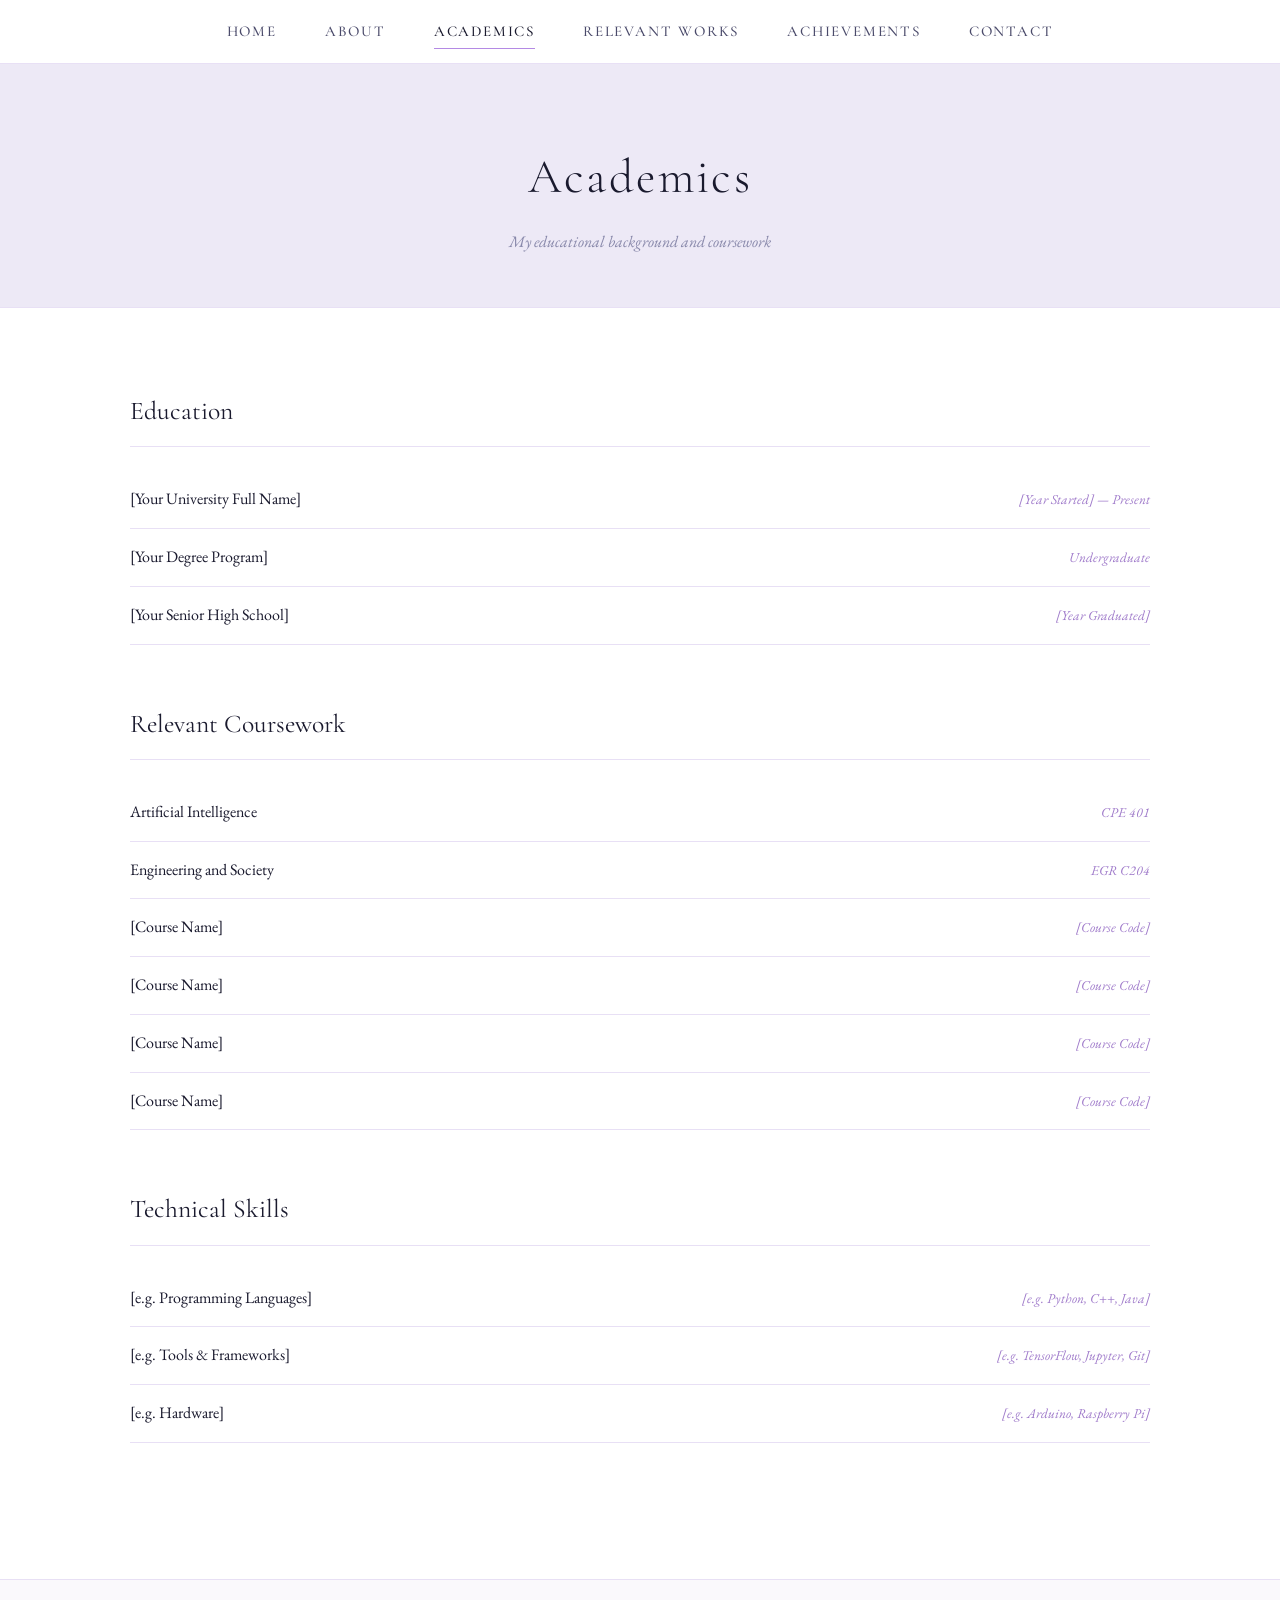
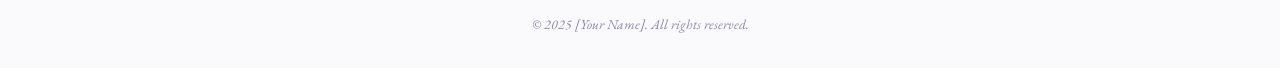
<file: academics.html>
<!DOCTYPE html>
<html lang="en">
<head>
  <meta charset="UTF-8" />
  <meta name="viewport" content="width=device-width, initial-scale=1.0" />
  <title>Academics | [Your Name]</title>
  <link rel="stylesheet" href="css/style.css" />
</head>
<body>

  <!-- NAVBAR -->
  <nav>
    <a href="index.html">Home</a>
    <a href="about.html">About</a>
    <a href="academics.html">Academics</a>
    <a href="works.html">Relevant Works</a>
    <a href="achievements.html">Achievements</a>
    <a href="contact.html">Contact</a>
  </nav>

  <div class="page">

    <!-- PAGE HEADER -->
    <div class="page-header">
      <h1>Academics</h1>
      <p>My educational background and coursework</p>
    </div>

    <div class="section">

      <!-- Education -->
      <div class="academics-block">
        <h2>Education</h2>
        <div class="course-item">
          <span class="course-name">[Your University Full Name]</span>
          <span class="course-code">[Year Started] &mdash; Present</span>
        </div>
        <div class="course-item">
          <span class="course-name">[Your Degree Program]</span>
          <span class="course-code">Undergraduate</span>
        </div>
        <div class="course-item">
          <span class="course-name">[Your Senior High School]</span>
          <span class="course-code">[Year Graduated]</span>
        </div>
      </div>

      <!-- Relevant Coursework -->
      <div class="academics-block">
        <h2>Relevant Coursework</h2>
        <div class="course-item">
          <span class="course-name">Artificial Intelligence</span>
          <span class="course-code">CPE 401</span>
        </div>
        <div class="course-item">
          <span class="course-name">Engineering and Society</span>
          <span class="course-code">EGR C204</span>
        </div>
        <div class="course-item">
          <span class="course-name">[Course Name]</span>
          <span class="course-code">[Course Code]</span>
        </div>
        <div class="course-item">
          <span class="course-name">[Course Name]</span>
          <span class="course-code">[Course Code]</span>
        </div>
        <div class="course-item">
          <span class="course-name">[Course Name]</span>
          <span class="course-code">[Course Code]</span>
        </div>
        <div class="course-item">
          <span class="course-name">[Course Name]</span>
          <span class="course-code">[Course Code]</span>
        </div>
      </div>

      <!-- Skills -->
      <div class="academics-block">
        <h2>Technical Skills</h2>
        <div class="course-item">
          <span class="course-name">[e.g. Programming Languages]</span>
          <span class="course-code">[e.g. Python, C++, Java]</span>
        </div>
        <div class="course-item">
          <span class="course-name">[e.g. Tools & Frameworks]</span>
          <span class="course-code">[e.g. TensorFlow, Jupyter, Git]</span>
        </div>
        <div class="course-item">
          <span class="course-name">[e.g. Hardware]</span>
          <span class="course-code">[e.g. Arduino, Raspberry Pi]</span>
        </div>
      </div>

    </div>
  </div>

  <!-- FOOTER -->
  <footer>
    <p>&copy; 2025 [Your Name]. All rights reserved.</p>
  </footer>

  <script src="js/main.js"></script>
</body>
</html>
</file>
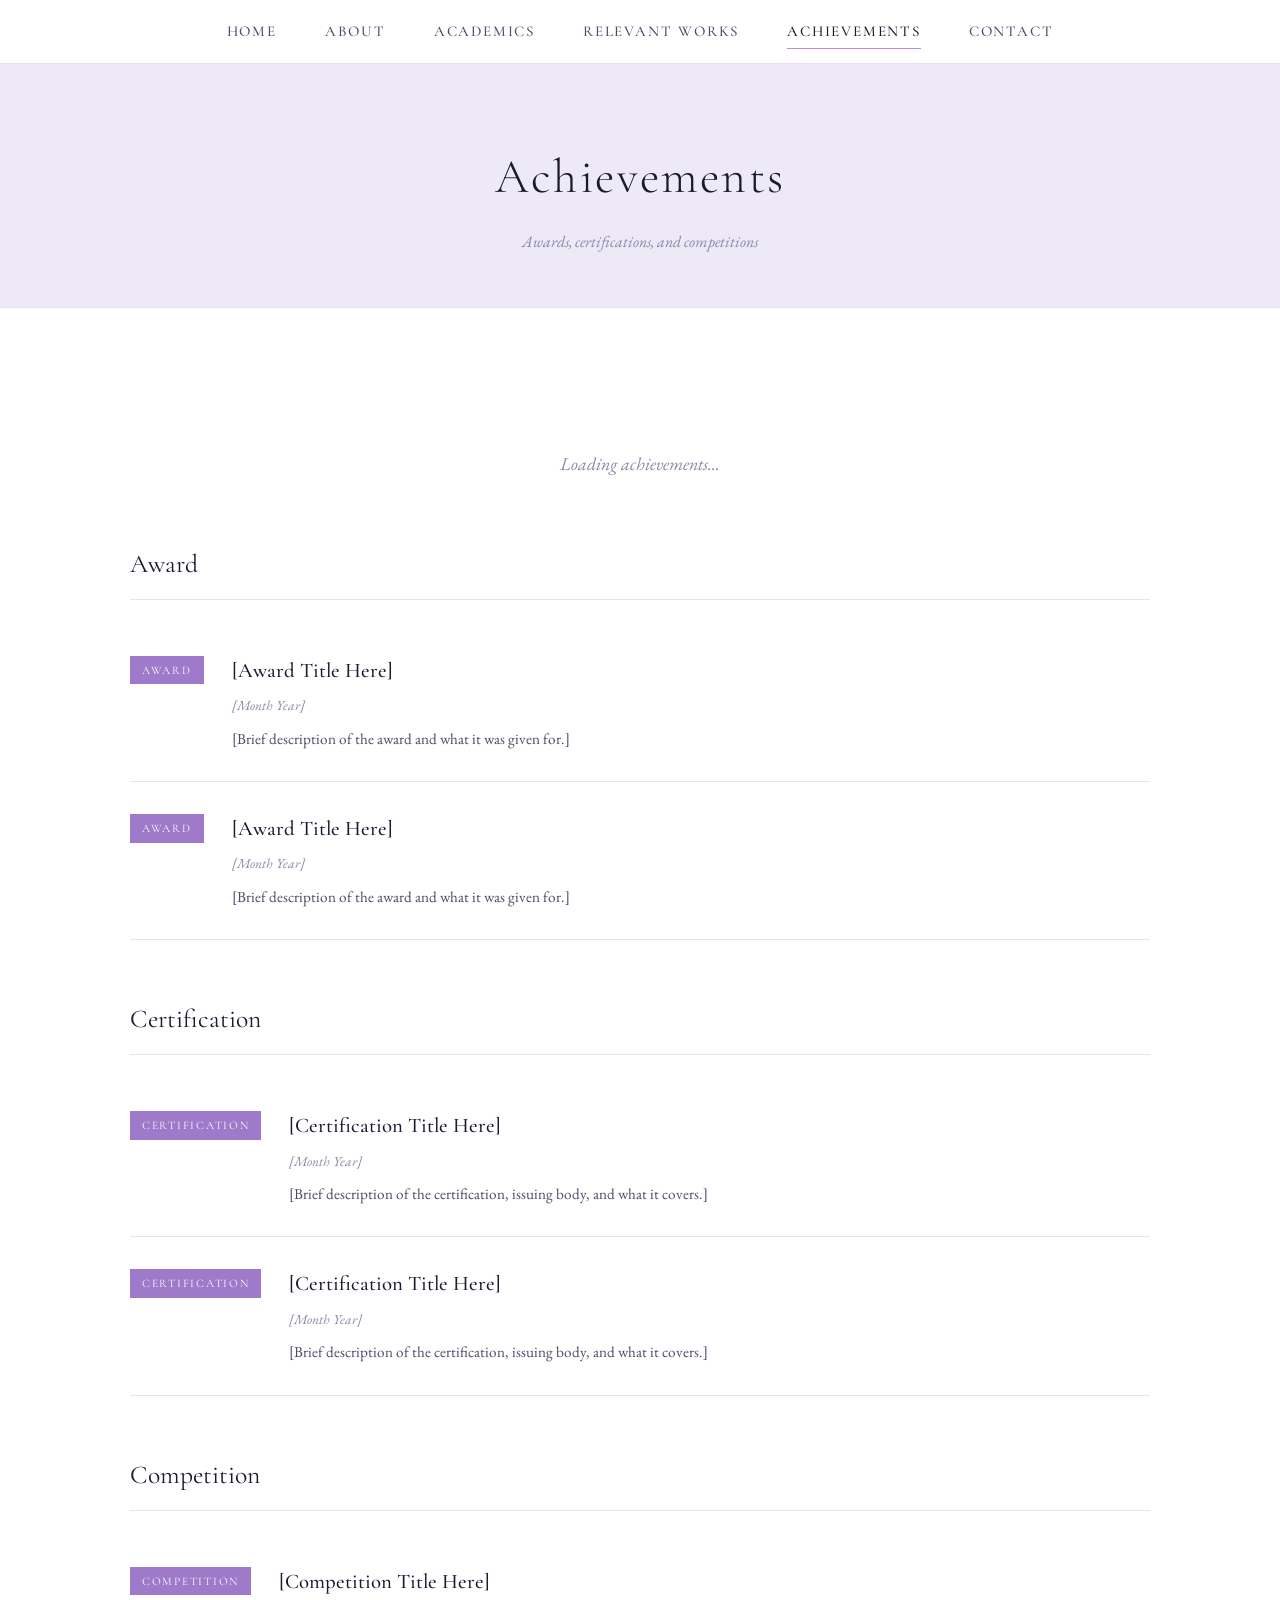
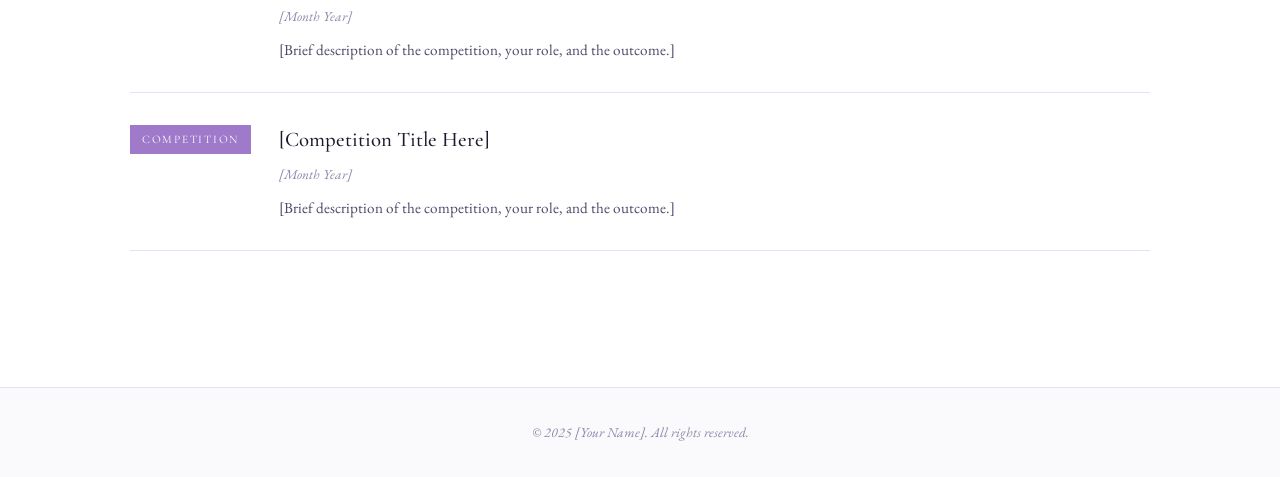
<file: achievements.html>
<!DOCTYPE html>
<html lang="en">
<head>
  <meta charset="UTF-8" />
  <meta name="viewport" content="width=device-width, initial-scale=1.0" />
  <title>Achievements | [Your Name]</title>
  <link rel="stylesheet" href="css/style.css" />
</head>
<body>

  <!-- NAVBAR -->
  <nav>
    <a href="index.html">Home</a>
    <a href="about.html">About</a>
    <a href="academics.html">Academics</a>
    <a href="works.html">Relevant Works</a>
    <a href="achievements.html">Achievements</a>
    <a href="contact.html">Contact</a>
  </nav>

  <div class="page">

    <!-- PAGE HEADER -->
    <div class="page-header">
      <h1>Achievements</h1>
      <p>Awards, certifications, and competitions</p>
    </div>

    <div class="section">

      <!-- Auto-generated from achievements.json -->
      <div id="achievements-container">
        <div class="loading">Loading achievements...</div>
      </div>

    </div>
  </div>

  <!-- FOOTER -->
  <footer>
    <p>&copy; 2025 [Your Name]. All rights reserved.</p>
  </footer>

  <script src="js/main.js"></script>
</body>
</html>
</file>
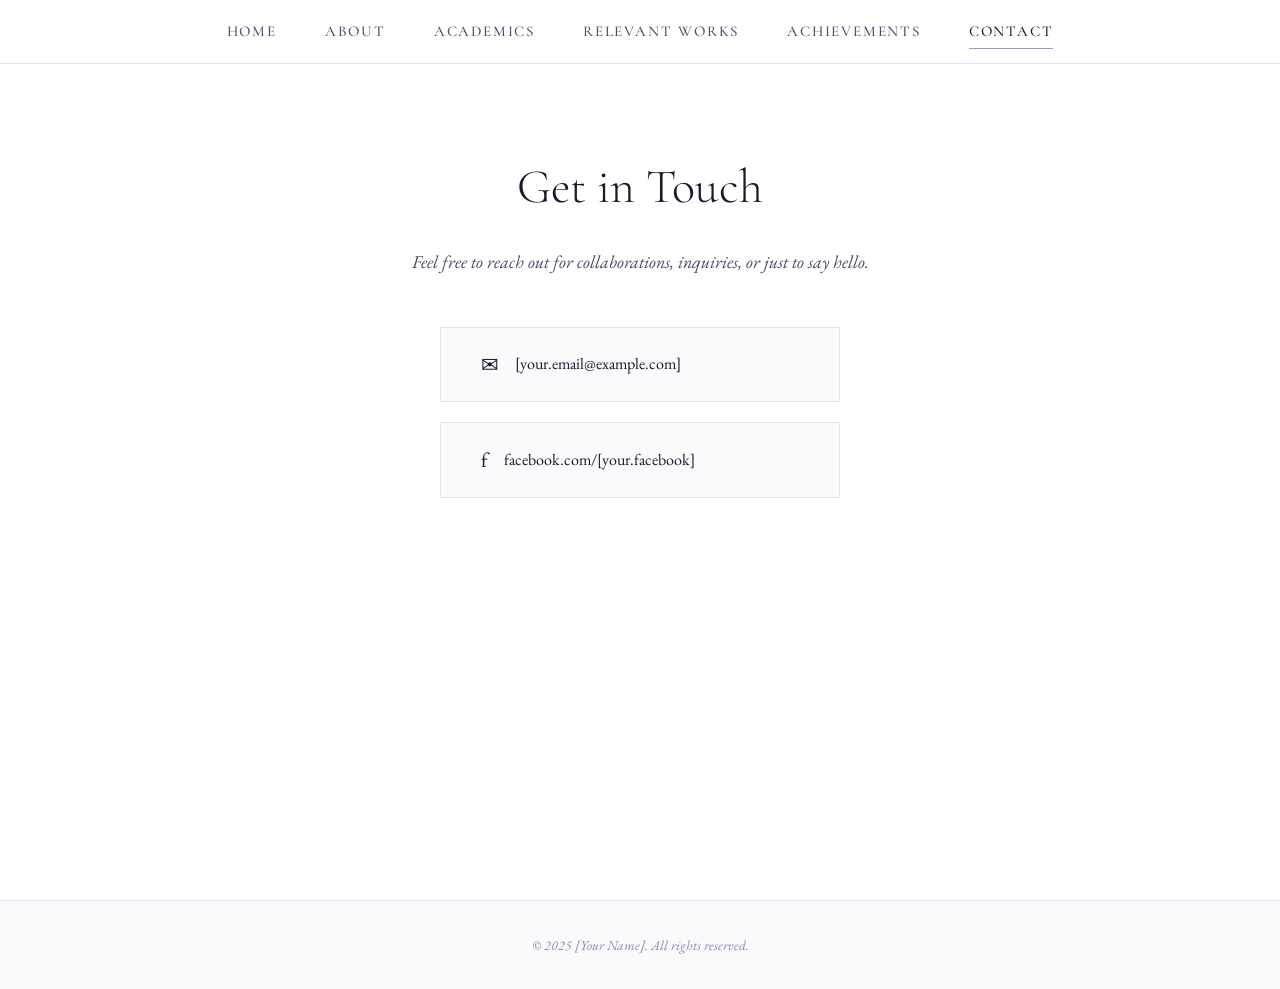
<file: contact.html>
<!DOCTYPE html>
<html lang="en">
<head>
  <meta charset="UTF-8" />
  <meta name="viewport" content="width=device-width, initial-scale=1.0" />
  <title>Contact | [Your Name]</title>
  <link rel="stylesheet" href="css/style.css" />
</head>
<body>

  <!-- NAVBAR -->
  <nav>
    <a href="index.html">Home</a>
    <a href="about.html">About</a>
    <a href="academics.html">Academics</a>
    <a href="works.html">Relevant Works</a>
    <a href="achievements.html">Achievements</a>
    <a href="contact.html">Contact</a>
  </nav>

  <div class="page">
    <div class="contact-wrapper">

      <h1>Get in Touch</h1>
      <p class="intro">Feel free to reach out for collaborations, inquiries, or just to say hello.</p>

      <div class="contact-links">

        <a href="mailto:[your.email@example.com]" class="contact-link">
          <span class="contact-icon">✉</span>
          <span>[your.email@example.com]</span>
        </a>

        <a href="https://facebook.com/[your.facebook]" target="_blank" class="contact-link">
          <span class="contact-icon">f</span>
          <span>facebook.com/[your.facebook]</span>
        </a>

      </div>

    </div>
  </div>

  <!-- FOOTER -->
  <footer>
    <p>&copy; 2025 [Your Name]. All rights reserved.</p>
  </footer>

  <script src="js/main.js"></script>
</body>
</html>
</file>
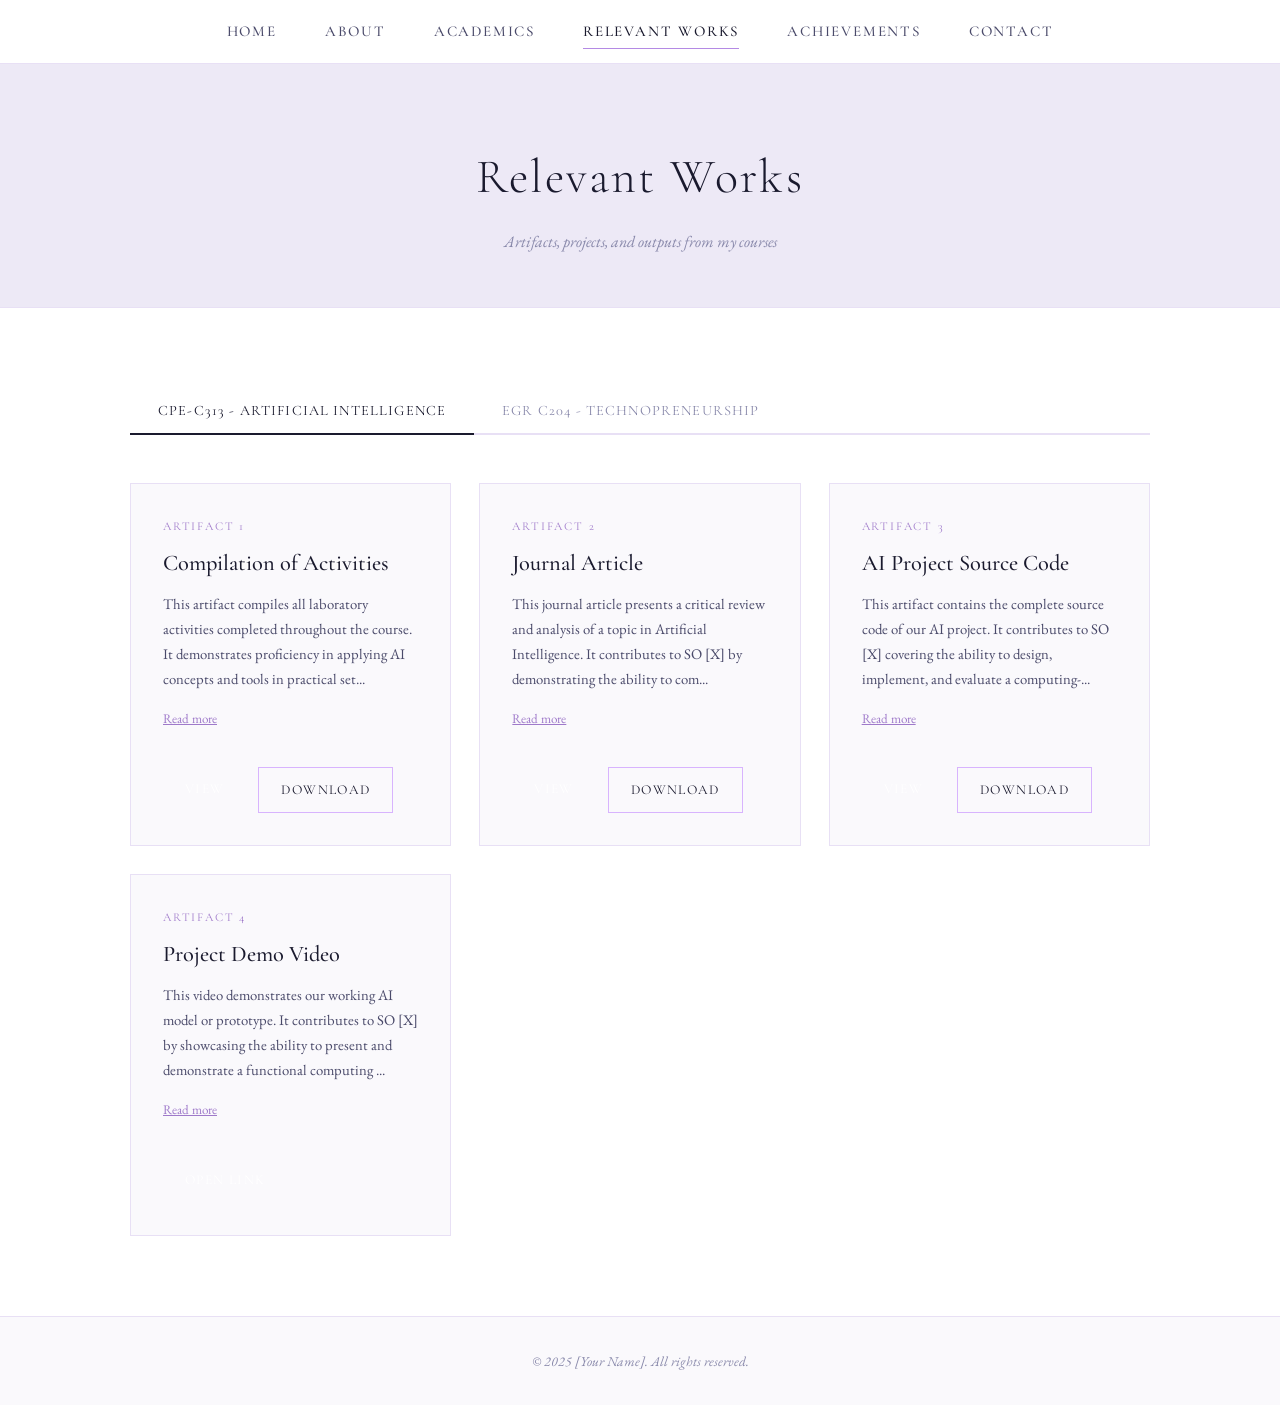
<file: works.html>
<!DOCTYPE html>
<html lang="en">
<head>
  <meta charset="UTF-8" />
  <meta name="viewport" content="width=device-width, initial-scale=1.0" />
  <title>Relevant Works | [Your Name]</title>
  <link rel="stylesheet" href="css/style.css" />
</head>
<body>

  <!-- NAVBAR -->
  <nav>
    <a href="index.html">Home</a>
    <a href="about.html">About</a>
    <a href="academics.html">Academics</a>
    <a href="works.html">Relevant Works</a>
    <a href="achievements.html">Achievements</a>
    <a href="contact.html">Contact</a>
  </nav>

  <div class="page">

    <!-- PAGE HEADER -->
    <div class="page-header">
      <h1>Relevant Works</h1>
      <p>Artifacts, projects, and outputs from my courses</p>
    </div>

    <div class="section">

      <!-- Tabs auto-generated from works.json -->
      <div class="tabs" id="works-tabs"></div>

      <!-- Cards auto-generated from works.json -->
      <div id="works-contents"></div>

      <!-- Fallback container -->
      <div id="works-container"></div>

    </div>
  </div>

  <!-- FOOTER -->
  <footer>
    <p>&copy; 2025 [Your Name]. All rights reserved.</p>
  </footer>

  <script src="js/main.js"></script>
</body>
</html>
</file>
<file: css/style.css>
@import url('https://fonts.googleapis.com/css2?family=Cormorant+Garamond:ital,wght@0,300;0,400;0,500;0,600;1,300;1,400&family=EB+Garamond:ital,wght@0,400;0,500;1,400&display=swap');

:root {
  --white:        #ffffff;
  --off-white:    #faf9fc;
  --purple-light: #ede9f6;
  --purple-soft:  #d8b4fe;
  --purple-mid:   #b48ae4;
  --purple-muted: #9f7aca;
  --text-dark:    #1a1a2e;
  --text-mid:     #4a4a6a;
  --text-light:   #8888aa;
  --border:       #e8e0f5;
  --shadow:       rgba(180, 138, 228, 0.15);
}

* {
  margin: 0;
  padding: 0;
  box-sizing: border-box;
}

html {
  scroll-behavior: smooth;
}

body {
  font-family: 'EB Garamond', Georgia, serif;
  background-color: var(--white);
  color: var(--text-dark);
  font-size: 18px;
  line-height: 1.8;
}

/* ── NAVBAR ── */
nav {
  position: fixed;
  top: 0;
  left: 0;
  right: 0;
  z-index: 999;
  background: rgba(255, 255, 255, 0.95);
  backdrop-filter: blur(8px);
  border-bottom: 1px solid var(--border);
  padding: 0 60px;
  height: 64px;
  display: flex;
  align-items: center;
  justify-content: center;
  gap: 48px;
}

nav a {
  font-family: 'Cormorant Garamond', serif;
  font-size: 15px;
  font-weight: 500;
  letter-spacing: 0.12em;
  text-transform: uppercase;
  color: var(--text-mid);
  text-decoration: none;
  transition: color 0.2s ease;
  position: relative;
}

nav a::after {
  content: '';
  position: absolute;
  bottom: -4px;
  left: 0;
  width: 0;
  height: 1px;
  background: var(--purple-mid);
  transition: width 0.3s ease;
}

nav a:hover,
nav a.active {
  color: var(--purple-dark);
}

nav a:hover::after,
nav a.active::after {
  width: 100%;
}

/* ── PAGE WRAPPER ── */
.page {
  padding-top: 64px;
  min-height: 100vh;
}

.container {
  max-width: 1100px;
  margin: 0 auto;
  padding: 0 40px;
}

/* ── PAGE HEADER (for inner pages) ── */
.page-header {
  background: var(--purple-light);
  padding: 70px 40px 50px;
  text-align: center;
  border-bottom: 1px solid var(--border);
}

.page-header h1 {
  font-family: 'Cormorant Garamond', serif;
  font-size: 3rem;
  font-weight: 300;
  letter-spacing: 0.05em;
  color: var(--text-dark);
}

.page-header p {
  font-size: 1rem;
  color: var(--text-light);
  margin-top: 8px;
  font-style: italic;
}

/* ── HERO (Home) ── */
.hero {
  min-height: calc(100vh - 64px);
  display: flex;
  align-items: center;
  padding: 80px 40px;
  max-width: 1100px;
  margin: 0 auto;
  gap: 80px;
}

.hero-photo {
  flex-shrink: 0;
  width: 320px;
  height: 380px;
  object-fit: cover;
  border: 3px solid var(--purple-soft);
  box-shadow: 8px 8px 0px var(--purple-light);
}

.hero-text {
  flex: 1;
}

.hero-text .label {
  font-family: 'Cormorant Garamond', serif;
  font-size: 0.85rem;
  letter-spacing: 0.2em;
  text-transform: uppercase;
  color: var(--purple-muted);
  margin-bottom: 16px;
  display: block;
}

.hero-text h1 {
  font-family: 'Cormorant Garamond', serif;
  font-size: 3.8rem;
  font-weight: 300;
  line-height: 1.1;
  color: var(--text-dark);
  margin-bottom: 20px;
}

.hero-text .degree {
  font-size: 1rem;
  color: var(--text-mid);
  margin-bottom: 6px;
}

.hero-text .university {
  font-size: 1rem;
  color: var(--purple-muted);
  margin-bottom: 28px;
  font-style: italic;
}

.hero-text .tagline {
  font-size: 1.15rem;
  color: var(--text-mid);
  line-height: 1.7;
  border-left: 2px solid var(--purple-soft);
  padding-left: 20px;
  font-style: italic;
}

/* ── DIVIDER ── */
.divider {
  width: 60px;
  height: 1px;
  background: var(--purple-soft);
  margin: 40px 0;
}

/* ── SECTION ── */
.section {
  padding: 80px 40px;
  max-width: 1100px;
  margin: 0 auto;
}

.section-title {
  font-family: 'Cormorant Garamond', serif;
  font-size: 2rem;
  font-weight: 400;
  color: var(--text-dark);
  margin-bottom: 8px;
}

.section-subtitle {
  font-size: 0.95rem;
  color: var(--text-light);
  font-style: italic;
  margin-bottom: 40px;
}

/* ── TABS ── */
.tabs {
  display: flex;
  gap: 0;
  border-bottom: 2px solid var(--border);
  margin-bottom: 48px;
  flex-wrap: wrap;
}

.tab-btn {
  font-family: 'Cormorant Garamond', serif;
  font-size: 0.9rem;
  letter-spacing: 0.08em;
  text-transform: uppercase;
  color: var(--text-light);
  background: none;
  border: none;
  padding: 14px 28px;
  cursor: pointer;
  border-bottom: 2px solid transparent;
  margin-bottom: -2px;
  transition: all 0.2s ease;
}

.tab-btn:hover {
  color: var(--purple-dark);
}

.tab-btn.active {
  color: var(--purple-dark);
  border-bottom-color: var(--purple-dark);
}

.tab-content {
  display: none;
}

.tab-content.active {
  display: block;
}

/* ── ARTIFACT CARDS ── */
.cards-grid {
  display: grid;
  grid-template-columns: repeat(auto-fill, minmax(300px, 1fr));
  gap: 28px;
}

.card {
  background: var(--off-white);
  border: 1px solid var(--border);
  padding: 32px;
  transition: box-shadow 0.2s ease, transform 0.2s ease;
}

.card:hover {
  box-shadow: 6px 6px 0px var(--purple-light);
  transform: translate(-2px, -2px);
}

.card-label {
  font-family: 'Cormorant Garamond', serif;
  font-size: 0.75rem;
  letter-spacing: 0.15em;
  text-transform: uppercase;
  color: var(--purple-muted);
  margin-bottom: 10px;
}

.card h3 {
  font-family: 'Cormorant Garamond', serif;
  font-size: 1.4rem;
  font-weight: 500;
  color: var(--text-dark);
  margin-bottom: 14px;
  line-height: 1.3;
}

.card .writeup-preview {
  font-size: 0.92rem;
  color: var(--text-mid);
  line-height: 1.7;
  margin-bottom: 10px;
}

.card .writeup-full {
  display: none;
  font-size: 0.92rem;
  color: var(--text-mid);
  line-height: 1.7;
  margin-bottom: 10px;
}

.card .read-more {
  font-size: 0.82rem;
  color: var(--purple-muted);
  cursor: pointer;
  text-decoration: underline;
  background: none;
  border: none;
  padding: 0;
  margin-bottom: 20px;
  font-family: 'EB Garamond', serif;
}

.card-actions {
  display: flex;
  gap: 12px;
  margin-top: 20px;
}

.btn {
  font-family: 'Cormorant Garamond', serif;
  font-size: 0.85rem;
  letter-spacing: 0.1em;
  text-transform: uppercase;
  padding: 10px 22px;
  cursor: pointer;
  text-decoration: none;
  transition: all 0.2s ease;
  display: inline-block;
}

.btn-primary {
  background: var(--purple-dark);
  color: var(--white);
  border: 1px solid var(--purple-dark);
}

.btn-primary:hover {
  background: var(--purple-muted);
  border-color: var(--purple-muted);
}

.btn-outline {
  background: transparent;
  color: var(--purple-dark);
  border: 1px solid var(--purple-soft);
}

.btn-outline:hover {
  background: var(--purple-light);
}

/* ── ABOUT ── */
.about-grid {
  display: grid;
  grid-template-columns: 1fr 2fr;
  gap: 80px;
  align-items: start;
}

.about-photo {
  width: 100%;
  aspect-ratio: 3/4;
  object-fit: cover;
  border: 3px solid var(--purple-soft);
  box-shadow: 6px 6px 0px var(--purple-light);
}

.about-info h2 {
  font-family: 'Cormorant Garamond', serif;
  font-size: 2.2rem;
  font-weight: 400;
  margin-bottom: 6px;
}

.about-info .subtitle {
  color: var(--purple-muted);
  font-style: italic;
  margin-bottom: 28px;
}

.about-info p {
  color: var(--text-mid);
  margin-bottom: 16px;
  font-size: 1rem;
}

.info-list {
  list-style: none;
  margin-top: 28px;
}

.info-list li {
  display: flex;
  gap: 16px;
  padding: 10px 0;
  border-bottom: 1px solid var(--border);
  font-size: 0.95rem;
}

.info-list li span:first-child {
  color: var(--text-light);
  font-style: italic;
  min-width: 110px;
}

/* ── ACADEMICS ── */
.academics-block {
  margin-bottom: 56px;
}

.academics-block h2 {
  font-family: 'Cormorant Garamond', serif;
  font-size: 1.6rem;
  font-weight: 400;
  color: var(--text-dark);
  margin-bottom: 24px;
  padding-bottom: 12px;
  border-bottom: 1px solid var(--border);
}

.course-item {
  display: flex;
  justify-content: space-between;
  align-items: baseline;
  padding: 14px 0;
  border-bottom: 1px solid var(--border);
  gap: 20px;
}

.course-item .course-name {
  font-size: 1rem;
  color: var(--text-dark);
}

.course-item .course-code {
  font-size: 0.85rem;
  color: var(--purple-muted);
  font-style: italic;
  white-space: nowrap;
}

/* ── ACHIEVEMENTS ── */
.achievement-card {
  display: flex;
  gap: 28px;
  padding: 28px 0;
  border-bottom: 1px solid var(--border);
  align-items: flex-start;
}

.achievement-type {
  font-family: 'Cormorant Garamond', serif;
  font-size: 0.72rem;
  letter-spacing: 0.15em;
  text-transform: uppercase;
  color: var(--white);
  background: var(--purple-muted);
  padding: 4px 12px;
  white-space: nowrap;
  margin-top: 4px;
}

.achievement-body h3 {
  font-family: 'Cormorant Garamond', serif;
  font-size: 1.3rem;
  font-weight: 500;
  color: var(--text-dark);
  margin-bottom: 4px;
}

.achievement-body .date {
  font-size: 0.85rem;
  color: var(--text-light);
  font-style: italic;
  margin-bottom: 8px;
}

.achievement-body p {
  font-size: 0.95rem;
  color: var(--text-mid);
}

/* ── CONTACT ── */
.contact-wrapper {
  max-width: 600px;
  margin: 0 auto;
  text-align: center;
  padding: 80px 40px;
}

.contact-wrapper h1 {
  font-family: 'Cormorant Garamond', serif;
  font-size: 3rem;
  font-weight: 300;
  margin-bottom: 16px;
}

.contact-wrapper .intro {
  color: var(--text-mid);
  font-style: italic;
  margin-bottom: 48px;
}

.contact-links {
  display: flex;
  flex-direction: column;
  gap: 20px;
  align-items: center;
}

.contact-link {
  display: flex;
  align-items: center;
  gap: 16px;
  font-size: 1rem;
  color: var(--text-dark);
  text-decoration: none;
  padding: 18px 40px;
  border: 1px solid var(--border);
  width: 100%;
  max-width: 400px;
  transition: all 0.2s ease;
  background: var(--off-white);
}

.contact-link:hover {
  background: var(--purple-light);
  border-color: var(--purple-soft);
  color: var(--purple-dark);
}

.contact-link .contact-icon {
  font-size: 1.3rem;
}

/* ── FOOTER ── */
footer {
  text-align: center;
  padding: 32px;
  border-top: 1px solid var(--border);
  font-size: 0.85rem;
  color: var(--text-light);
  font-style: italic;
  background: var(--off-white);
}

/* ── LOADING STATE ── */
.loading {
  text-align: center;
  padding: 60px;
  color: var(--text-light);
  font-style: italic;
}

/* ── EMPTY STATE ── */
.empty-state {
  text-align: center;
  padding: 60px;
  color: var(--text-light);
  font-style: italic;
  border: 1px dashed var(--border);
}

/* ── RESPONSIVE ── */
@media (max-width: 768px) {
  nav {
    padding: 0 20px;
    gap: 20px;
    overflow-x: auto;
    justify-content: flex-start;
  }

  nav a {
    font-size: 13px;
    white-space: nowrap;
  }

  .hero {
    flex-direction: column;
    padding: 60px 24px;
    gap: 40px;
    text-align: center;
  }

  .hero-photo {
    width: 220px;
    height: 270px;
  }

  .hero-text h1 {
    font-size: 2.6rem;
  }

  .hero-text .tagline {
    border-left: none;
    padding-left: 0;
  }

  .about-grid {
    grid-template-columns: 1fr;
    gap: 40px;
  }

  .section {
    padding: 60px 24px;
  }

  .cards-grid {
    grid-template-columns: 1fr;
  }

  .page-header {
    padding: 60px 24px 40px;
  }
}
</file>
